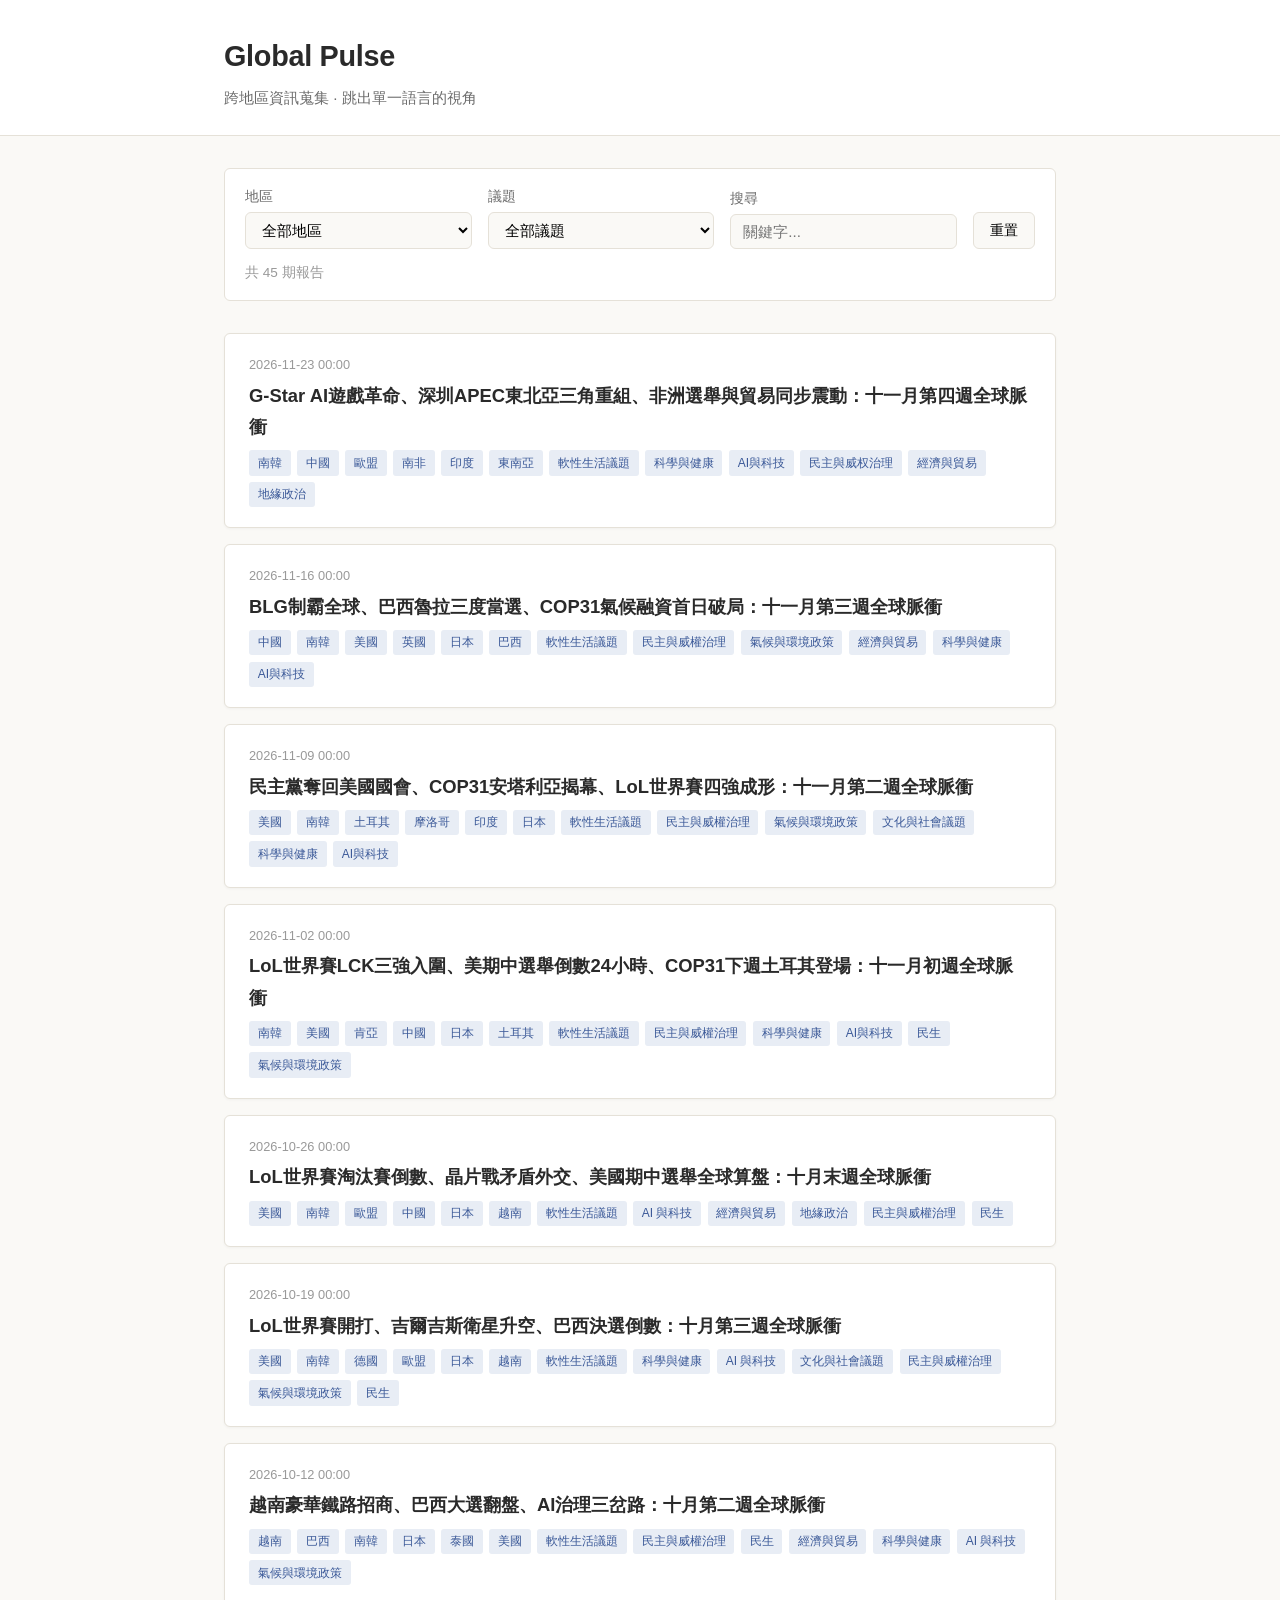
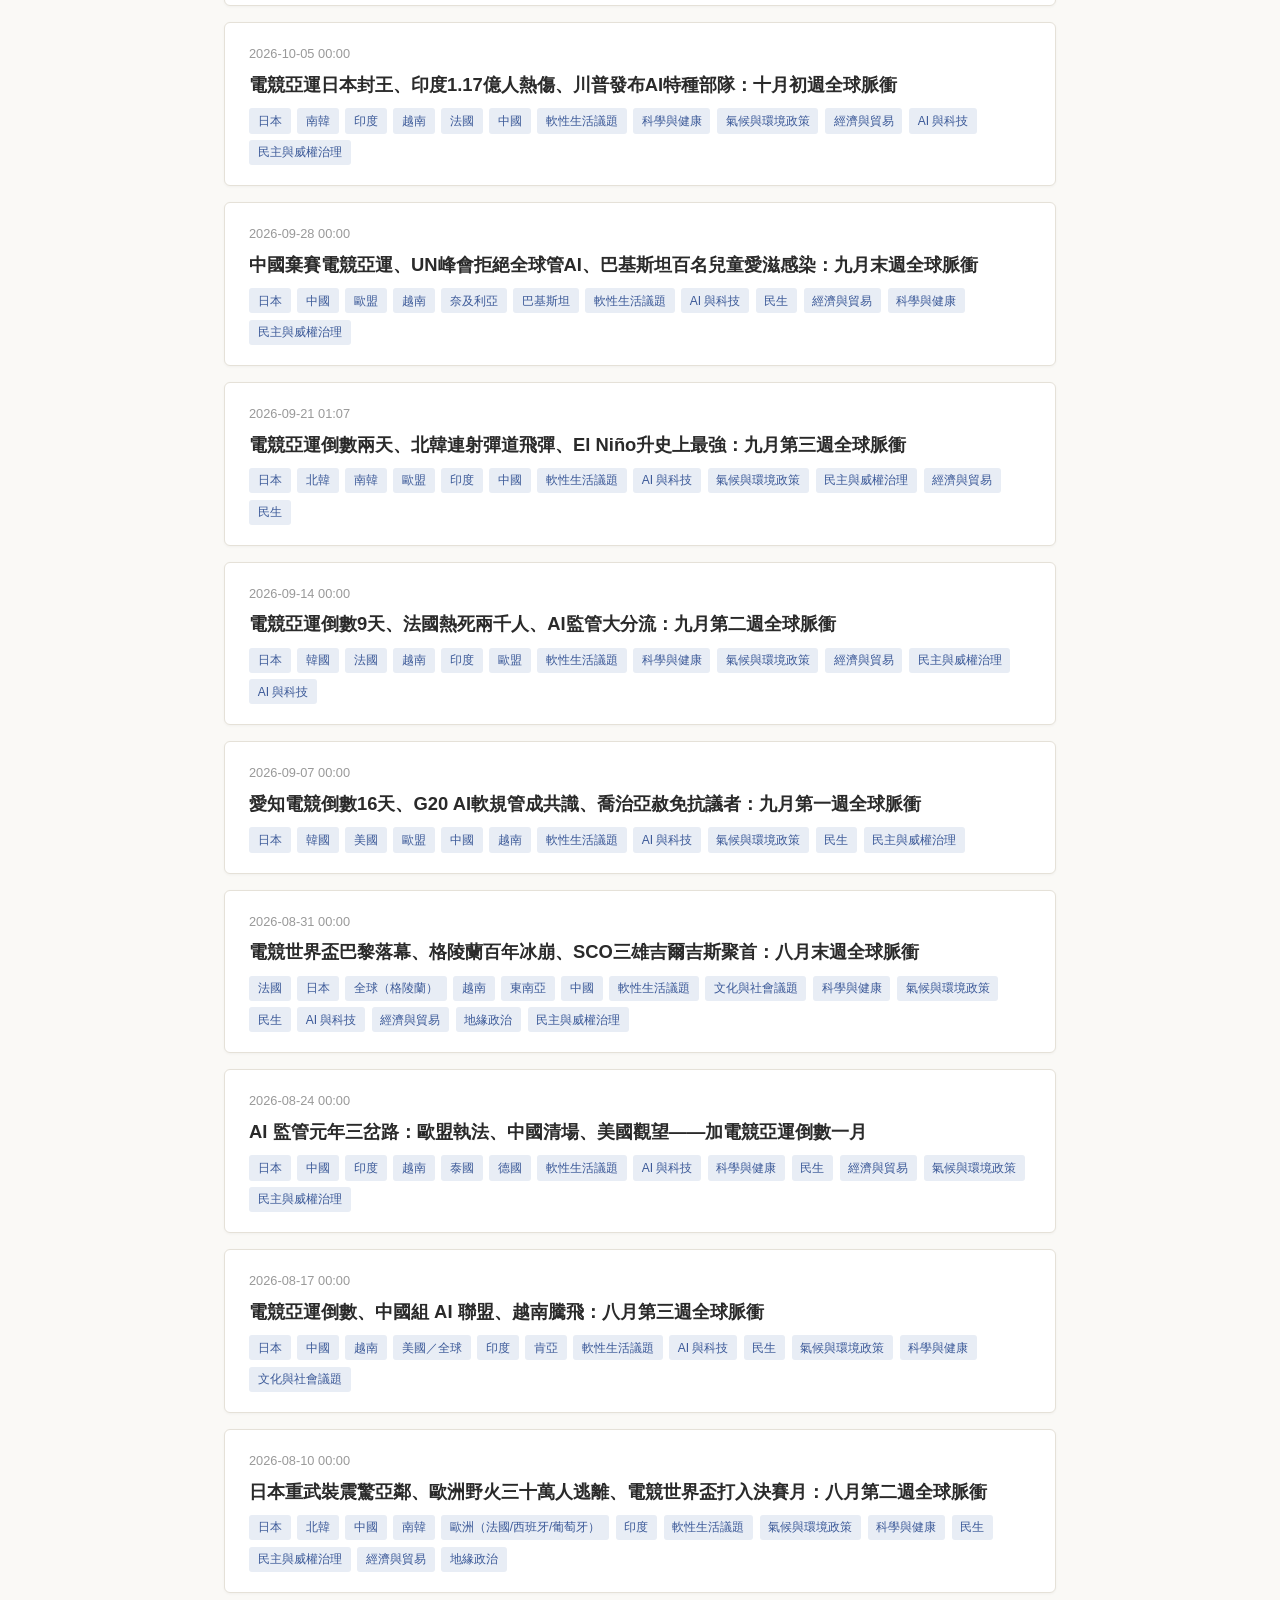
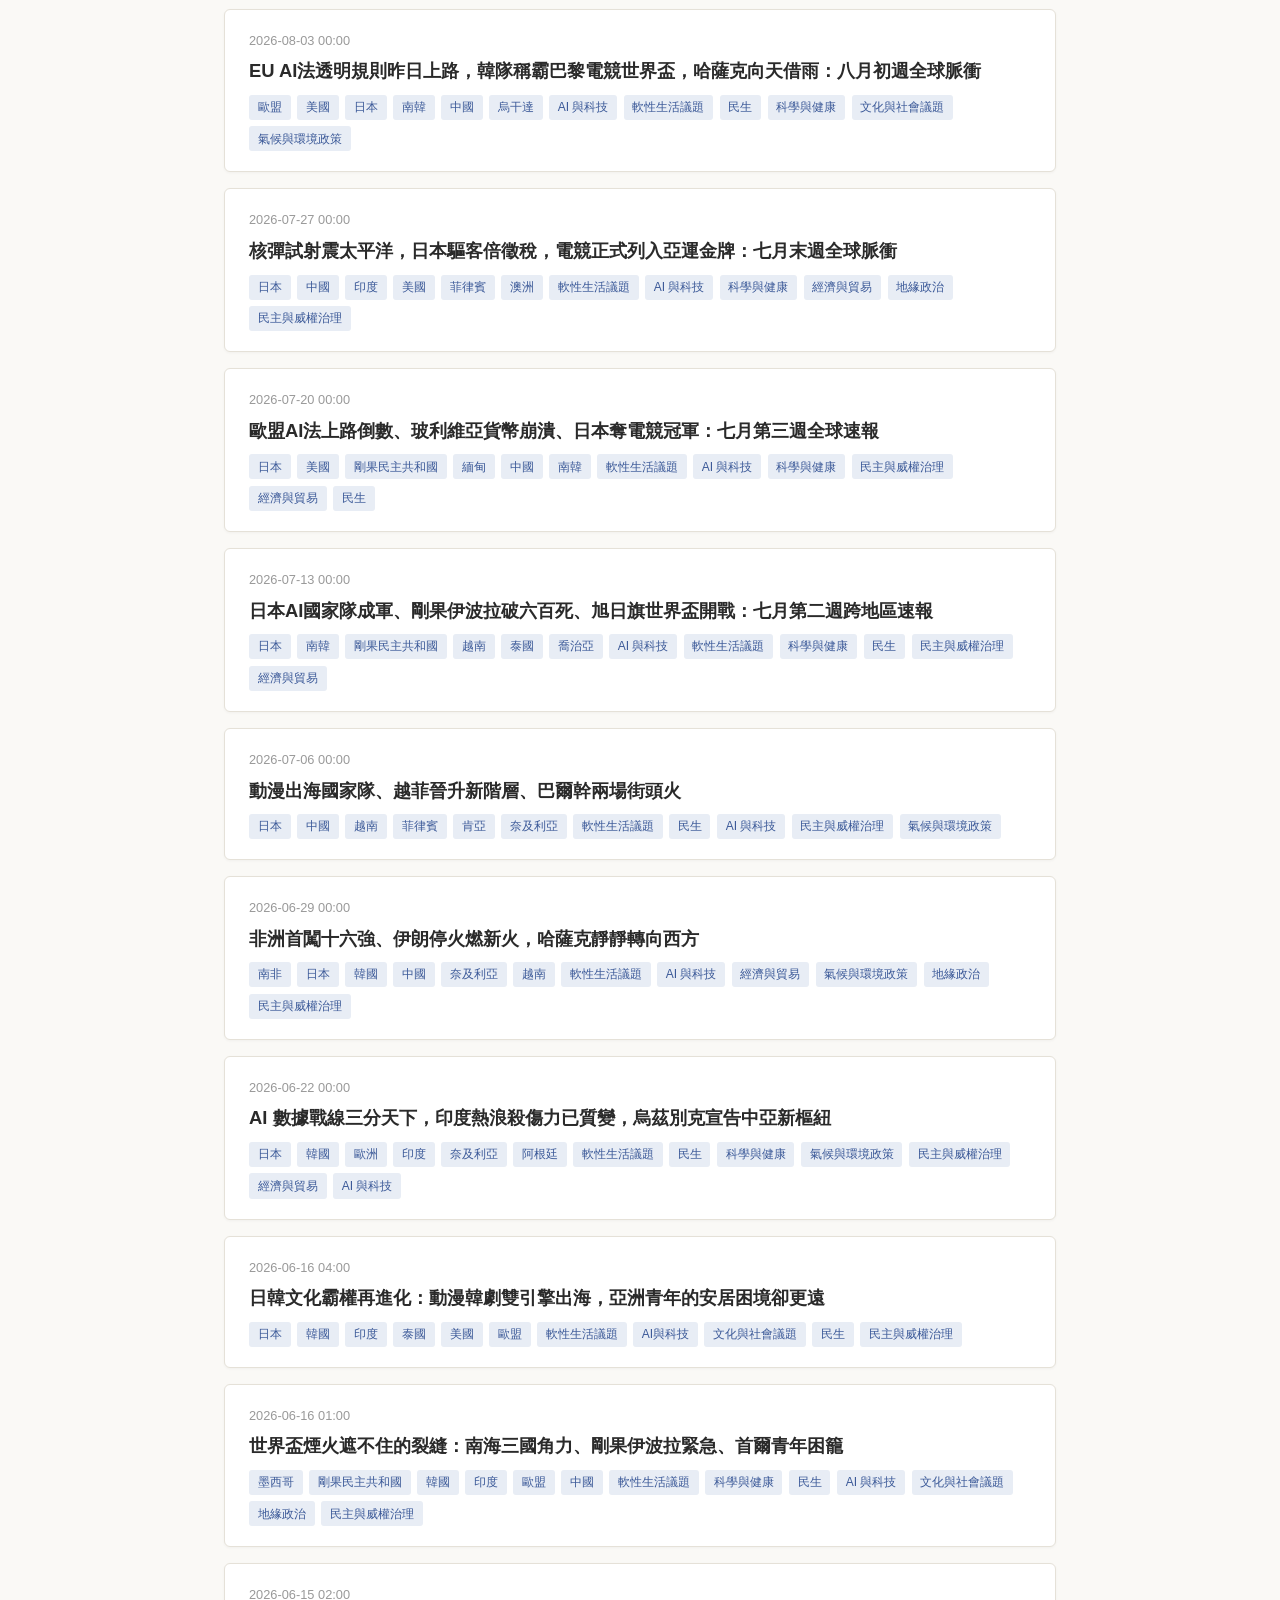
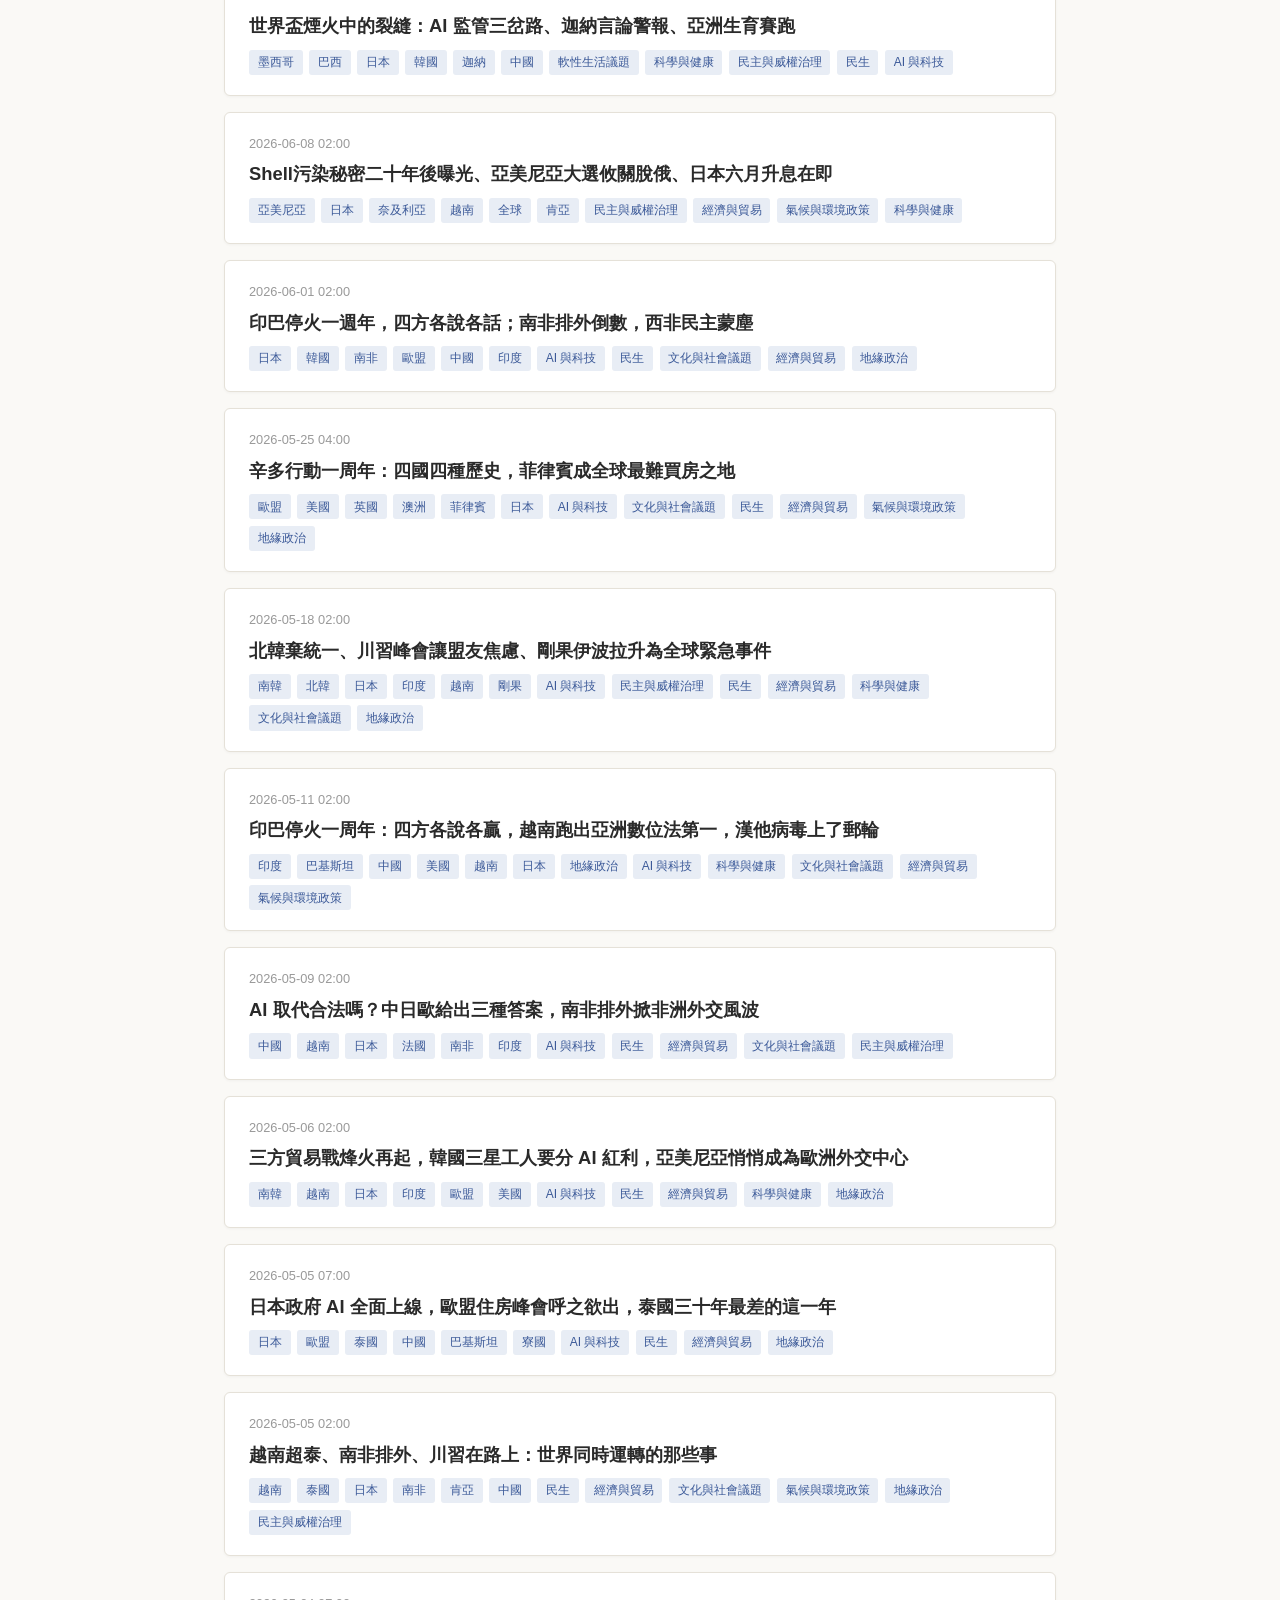
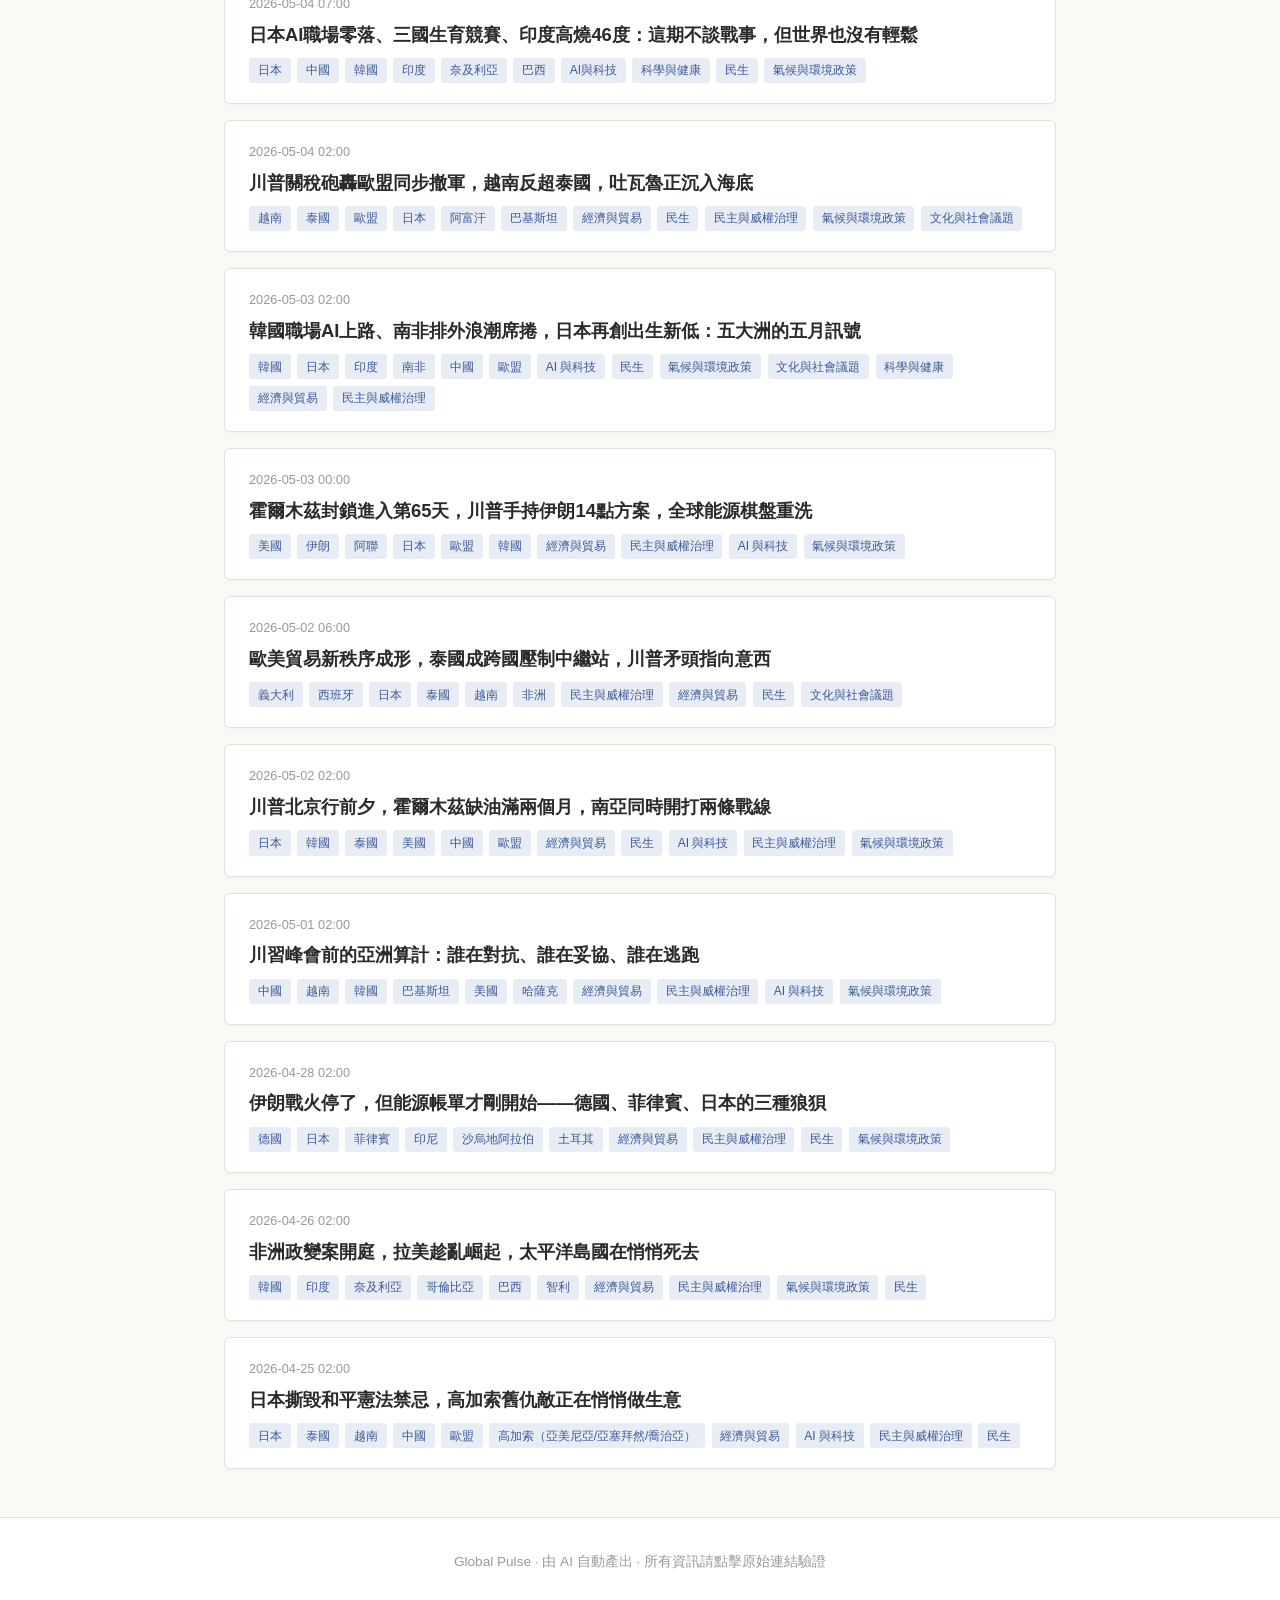
<file: website/index.html>
<!DOCTYPE html>
<html lang="zh-TW">
<head>
  <meta charset="UTF-8">
  <meta name="viewport" content="width=device-width, initial-scale=1.0">
  <title>Global Pulse — 跨地區資訊報告</title>
  <link rel="stylesheet" href="assets/style.css">
</head>
<body>
  <header class="site-header">
    <div class="container">
      <h1 class="site-title">Global Pulse</h1>
      <p class="site-tagline">跨地區資訊蒐集 · 跳出單一語言的視角</p>
    </div>
  </header>

  <main class="container">
    <section class="filters" id="filters" hidden>
      <div class="filter-row">
        <label>
          <span>地區</span>
          <select id="filter-region">
            <option value="">全部地區</option>
          </select>
        </label>
        <label>
          <span>議題</span>
          <select id="filter-topic">
            <option value="">全部議題</option>
          </select>
        </label>
        <label>
          <span>搜尋</span>
          <input type="search" id="filter-search" placeholder="關鍵字...">
        </label>
        <button id="filter-reset" type="button">重置</button>
      </div>
      <p class="filter-stats" id="filter-stats"></p>
    </section>

    <section id="reports-list" class="reports-list">
      <p class="loading">載入報告列表中…</p>
    </section>

    <section id="error-cors" class="error-block" hidden>
      <h2>無法載入報告</h2>
      <p>瀏覽器拒絕讀取本地 JSON 檔案。請用以下任一方法解決：</p>
      <ol>
        <li><strong>用 Python 啟動本地伺服器：</strong>在此資料夾執行 <code>python3 -m http.server 8000</code>，然後訪問 <a href="http://localhost:8000">http://localhost:8000</a></li>
        <li><strong>改用 Firefox 開啟</strong>（對本地檔案較寬鬆）</li>
        <li><strong>VS Code 使用者</strong>：安裝 Live Server 擴充功能後右鍵此檔開啟</li>
      </ol>
    </section>
  </main>

  <footer class="site-footer">
    <div class="container">
      <p>Global Pulse · 由 AI 自動產出 · 所有資訊請點擊原始連結驗證</p>
    </div>
  </footer>

  <script src="assets/app.js"></script>
  <script>
    GlobalPulse.renderIndex();
  </script>
</body>
</html>
</file>
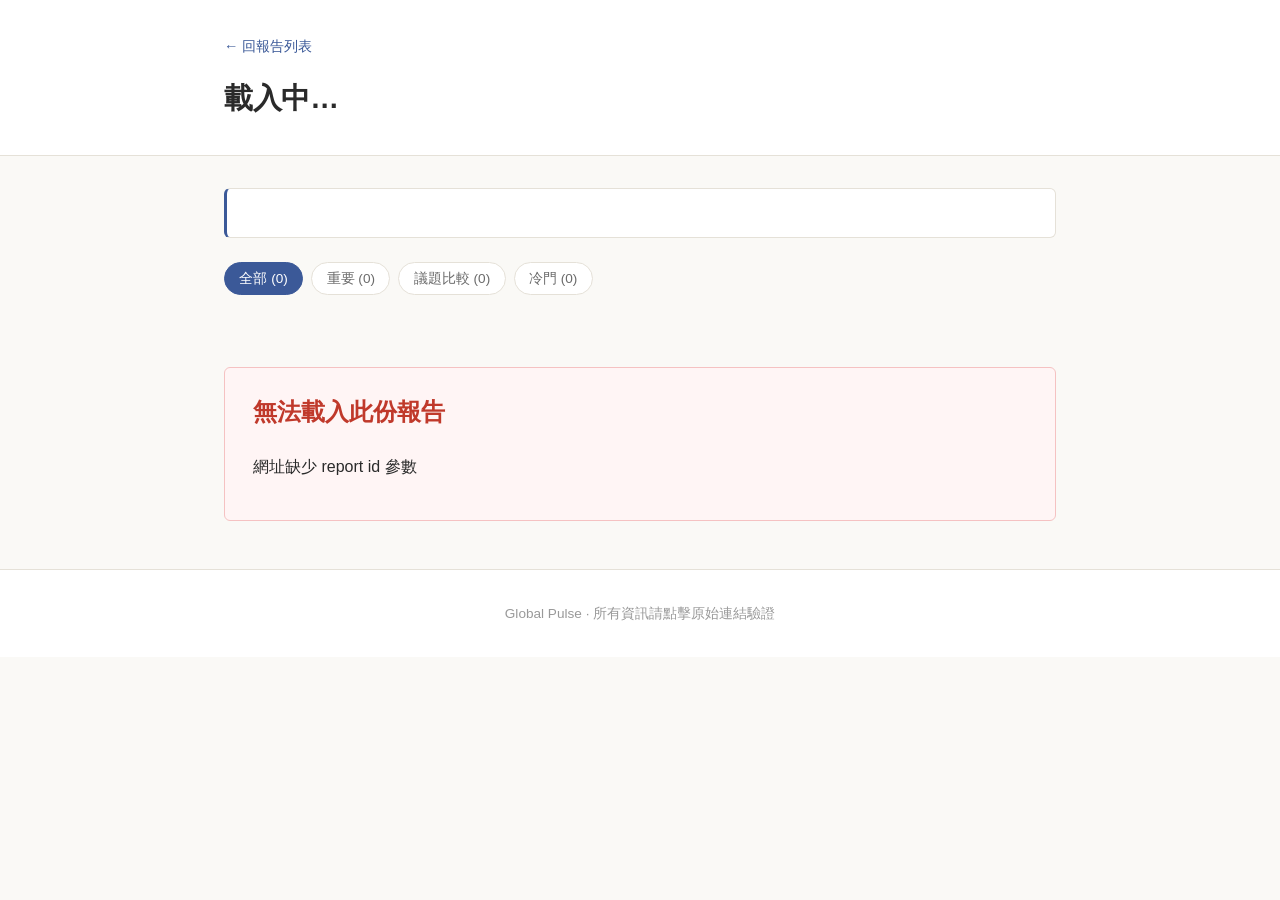
<file: website/report.html>
<!DOCTYPE html>
<html lang="zh-TW">
<head>
  <meta charset="UTF-8">
  <meta name="viewport" content="width=device-width, initial-scale=1.0">
  <title>報告 — Global Pulse</title>
  <link rel="stylesheet" href="assets/style.css">
</head>
<body>
  <header class="site-header">
    <div class="container">
      <a href="index.html" class="back-link">← 回報告列表</a>
      <h1 class="site-title" id="report-title">載入中…</h1>
      <p class="report-meta" id="report-meta"></p>
    </div>
  </header>

  <main class="container">
    <section id="editorial" class="editorial">
      <p class="loading">載入報告內容中…</p>
    </section>

    <section id="report-filters" class="report-filters" hidden>
      <button class="chip chip-active" data-filter="all">全部 (<span data-count="all">0</span>)</button>
      <button class="chip" data-filter="major">重要 (<span data-count="major">0</span>)</button>
      <button class="chip" data-filter="comparison">議題比較 (<span data-count="comparison">0</span>)</button>
      <button class="chip" data-filter="wildcard">冷門 (<span data-count="wildcard">0</span>)</button>
    </section>

    <section id="items" class="items"></section>

    <section id="error-block" class="error-block" hidden>
      <h2>無法載入此份報告</h2>
      <p id="error-message"></p>
    </section>
  </main>

  <footer class="site-footer">
    <div class="container">
      <p>Global Pulse · 所有資訊請點擊原始連結驗證</p>
    </div>
  </footer>

  <script src="assets/app.js"></script>
  <script>
    GlobalPulse.renderReport();
  </script>
</body>
</html>
</file>
<file: website/assets/style.css>
:root {
  --bg: #faf9f6;
  --bg-card: #ffffff;
  --border: #e5e1d8;
  --text: #2a2a2a;
  --text-muted: #6b6b6b;
  --text-faded: #999;
  --accent: #3b5998;
  --accent-soft: #e8edf5;
  --tier-a: #2d7a3e;
  --tier-b: #b8860b;
  --tier-c: #8e44ad;
  --major: #c0392b;
  --wildcard: #16a085;
  --shadow: 0 1px 3px rgba(0, 0, 0, 0.04);
  --radius: 6px;
}

* { box-sizing: border-box; }

body {
  margin: 0;
  font-family: -apple-system, BlinkMacSystemFont, "Segoe UI", "PingFang TC", "Microsoft JhengHei", "Hiragino Sans", sans-serif;
  background: var(--bg);
  color: var(--text);
  line-height: 1.7;
}

.container {
  max-width: 880px;
  margin: 0 auto;
  padding: 0 1.5rem;
}

/* Header */
.site-header {
  background: var(--bg-card);
  border-bottom: 1px solid var(--border);
  padding: 2rem 0 1.5rem;
}

.site-title {
  margin: 0 0 0.25rem;
  font-size: 1.8rem;
  font-weight: 600;
  letter-spacing: -0.01em;
}

.site-tagline {
  margin: 0;
  color: var(--text-muted);
  font-size: 0.95rem;
}

.back-link {
  display: inline-block;
  margin-bottom: 1rem;
  color: var(--accent);
  text-decoration: none;
  font-size: 0.9rem;
}
.back-link:hover { text-decoration: underline; }

.report-meta {
  margin: 0.5rem 0 0;
  color: var(--text-faded);
  font-size: 0.85rem;
}

/* Filters */
.filters {
  margin: 2rem 0 1rem;
  padding: 1rem 1.25rem;
  background: var(--bg-card);
  border: 1px solid var(--border);
  border-radius: var(--radius);
}

.filter-row {
  display: flex;
  flex-wrap: wrap;
  gap: 1rem;
  align-items: end;
}

.filter-row label {
  display: flex;
  flex-direction: column;
  gap: 0.25rem;
  font-size: 0.85rem;
  color: var(--text-muted);
  flex: 1;
  min-width: 140px;
}

.filter-row select,
.filter-row input {
  padding: 0.5rem 0.75rem;
  border: 1px solid var(--border);
  border-radius: var(--radius);
  background: var(--bg);
  font-size: 0.95rem;
  font-family: inherit;
}

.filter-row button {
  padding: 0.5rem 1rem;
  border: 1px solid var(--border);
  border-radius: var(--radius);
  background: var(--bg);
  cursor: pointer;
  font-family: inherit;
  font-size: 0.9rem;
}
.filter-row button:hover { background: var(--accent-soft); }

.filter-stats {
  margin: 0.75rem 0 0;
  font-size: 0.85rem;
  color: var(--text-faded);
}

/* Report list */
.reports-list {
  margin: 2rem 0;
  display: flex;
  flex-direction: column;
  gap: 1rem;
}

.report-card {
  padding: 1.25rem 1.5rem;
  background: var(--bg-card);
  border: 1px solid var(--border);
  border-radius: var(--radius);
  box-shadow: var(--shadow);
  cursor: pointer;
  transition: transform 0.1s, box-shadow 0.1s;
  text-decoration: none;
  color: inherit;
  display: block;
}
.report-card:hover {
  transform: translateY(-1px);
  box-shadow: 0 4px 12px rgba(0, 0, 0, 0.06);
}

.report-card-date {
  font-size: 0.8rem;
  color: var(--text-faded);
  margin-bottom: 0.25rem;
}

.report-card-title {
  margin: 0 0 0.5rem;
  font-size: 1.15rem;
  font-weight: 600;
}

.report-card-meta {
  display: flex;
  flex-wrap: wrap;
  gap: 0.4rem;
  margin-top: 0.5rem;
}

.tag {
  display: inline-block;
  padding: 0.15rem 0.55rem;
  background: var(--accent-soft);
  color: var(--accent);
  border-radius: 3px;
  font-size: 0.75rem;
}

/* Editorial */
.editorial {
  margin: 2rem 0 1rem;
  padding: 1.5rem 1.75rem;
  background: var(--bg-card);
  border: 1px solid var(--border);
  border-radius: var(--radius);
  border-left: 3px solid var(--accent);
}

.editorial-title {
  margin: 0 0 0.75rem;
  font-size: 1.25rem;
  font-weight: 600;
}

.editorial-summary {
  margin: 0 0 1rem;
  color: var(--text);
}

.editorial-highlights {
  margin: 1rem 0 0;
  padding: 0;
  list-style: none;
}
.editorial-highlights li {
  padding: 0.4rem 0 0.4rem 1.25rem;
  position: relative;
  font-size: 0.95rem;
}
.editorial-highlights li::before {
  content: "▸";
  position: absolute;
  left: 0;
  color: var(--accent);
}

.editorial-stats {
  margin-top: 1rem;
  padding-top: 1rem;
  border-top: 1px solid var(--border);
  font-size: 0.85rem;
  color: var(--text-muted);
}

/* Report filters */
.report-filters {
  margin: 1.5rem 0;
  display: flex;
  flex-wrap: wrap;
  gap: 0.5rem;
}

.chip {
  padding: 0.4rem 0.9rem;
  background: var(--bg-card);
  border: 1px solid var(--border);
  border-radius: 999px;
  cursor: pointer;
  font-size: 0.85rem;
  font-family: inherit;
  color: var(--text-muted);
}
.chip:hover { background: var(--accent-soft); }
.chip-active {
  background: var(--accent);
  color: white;
  border-color: var(--accent);
}
.chip-active:hover { background: var(--accent); }

/* Item-level filter bar (report page) */
.item-filter-bar {
  display: flex;
  flex-wrap: wrap;
  gap: 0.75rem;
  align-items: flex-end;
  margin: 0.75rem 0 1rem;
  padding: 0.85rem 1.1rem;
  background: var(--bg-card);
  border: 1px solid var(--border);
  border-radius: var(--radius);
}

.ifbar-label {
  display: flex;
  flex-direction: column;
  gap: 0.2rem;
  font-size: 0.82rem;
  color: var(--text-muted);
  flex: 1;
  min-width: 130px;
}

.ifbar-label select {
  padding: 0.45rem 0.7rem;
  border: 1px solid var(--border);
  border-radius: var(--radius);
  background: var(--bg);
  font-size: 0.9rem;
  font-family: inherit;
}

.item-filter-bar button {
  padding: 0.45rem 0.9rem;
  border: 1px solid var(--border);
  border-radius: var(--radius);
  background: var(--bg);
  cursor: pointer;
  font-family: inherit;
  font-size: 0.85rem;
  align-self: flex-end;
}
.item-filter-bar button:hover { background: var(--accent-soft); }

.ifbar-stats {
  font-size: 0.82rem;
  color: var(--accent);
  align-self: flex-end;
  padding-bottom: 0.1rem;
}

/* Items */
.items {
  display: flex;
  flex-direction: column;
  gap: 1rem;
  margin-bottom: 3rem;
}

.item {
  background: var(--bg-card);
  border: 1px solid var(--border);
  border-radius: var(--radius);
  overflow: hidden;
}

.item-header {
  padding: 1rem 1.25rem;
  cursor: pointer;
  user-select: none;
  display: flex;
  align-items: flex-start;
  gap: 1rem;
}
.item-header:hover { background: #fafaf7; }

.item-header-content { flex: 1; min-width: 0; }

.item-badges {
  display: flex;
  flex-wrap: wrap;
  gap: 0.4rem;
  margin-bottom: 0.4rem;
  font-size: 0.75rem;
}

.badge {
  padding: 0.1rem 0.5rem;
  border-radius: 3px;
  background: var(--accent-soft);
  color: var(--accent);
}
.badge-major { background: #fce8e6; color: var(--major); }
.badge-wildcard { background: #d1f0e8; color: var(--wildcard); }
.badge-comparison { background: #fff3d4; color: #b8860b; }
.badge-region { background: #eef0f3; color: #444; }

.item-title {
  margin: 0 0 0.3rem;
  font-size: 1.05rem;
  font-weight: 600;
  line-height: 1.4;
}

.item-one-liner {
  margin: 0;
  color: var(--text-muted);
  font-size: 0.92rem;
}

.item-toggle {
  flex-shrink: 0;
  color: var(--text-faded);
  font-size: 0.9rem;
  margin-top: 0.2rem;
  transition: transform 0.15s;
}
.item.expanded .item-toggle { transform: rotate(90deg); }

.item-body {
  padding: 0 1.25rem 1.25rem;
  border-top: 1px solid var(--border);
  margin-top: 0;
  display: none;
}
.item.expanded .item-body { display: block; }

.item-summary {
  margin: 1rem 0;
  line-height: 1.75;
}

.item-why-read {
  margin: 1rem 0;
  padding: 0.75rem 1rem;
  background: var(--accent-soft);
  border-radius: var(--radius);
  font-size: 0.92rem;
  color: var(--text);
}
.item-why-read::before {
  content: "為什麼值得看 · ";
  font-weight: 600;
  color: var(--accent);
}

.item-source {
  margin: 1rem 0 0;
  padding-top: 1rem;
  border-top: 1px solid var(--border);
  font-size: 0.85rem;
  color: var(--text-muted);
  display: flex;
  flex-wrap: wrap;
  gap: 0.5rem 1rem;
  align-items: center;
}

.tier-badge {
  display: inline-block;
  padding: 0.1rem 0.4rem;
  border-radius: 3px;
  font-size: 0.7rem;
  font-weight: 600;
  color: white;
}
.tier-A { background: var(--tier-a); }
.tier-B { background: var(--tier-b); }
.tier-C { background: var(--tier-c); }

.source-link {
  color: var(--accent);
  text-decoration: none;
  word-break: break-all;
}
.source-link:hover { text-decoration: underline; }

.item-original-title {
  font-size: 0.85rem;
  color: var(--text-faded);
  font-style: italic;
  margin-top: 0.3rem;
}

/* Comparison */
.comparison-table-wrap {
  overflow-x: auto;
  margin: 1rem 0;
}

.comparison-table {
  width: 100%;
  border-collapse: collapse;
  font-size: 0.9rem;
  min-width: 600px;
}

.comparison-table th,
.comparison-table td {
  padding: 0.75rem 0.9rem;
  text-align: left;
  border: 1px solid var(--border);
  vertical-align: top;
}

.comparison-table thead th {
  background: var(--accent-soft);
  font-weight: 600;
  white-space: nowrap;
}

.comparison-table tbody th {
  background: #fafaf7;
  font-weight: 600;
  white-space: nowrap;
}

.comparison-narrative {
  margin: 1rem 0;
  padding: 0;
  line-height: 1.75;
}

.comparison-sources {
  margin: 1rem 0 0;
  padding-top: 1rem;
  border-top: 1px solid var(--border);
}
.comparison-sources h4 {
  margin: 0 0 0.5rem;
  font-size: 0.85rem;
  color: var(--text-muted);
  font-weight: 600;
}
.comparison-sources ul {
  margin: 0;
  padding: 0;
  list-style: none;
  font-size: 0.85rem;
  color: var(--text-muted);
}
.comparison-sources li {
  padding: 0.3rem 0;
  display: flex;
  flex-wrap: wrap;
  gap: 0.5rem;
  align-items: center;
}

/* Footer */
.site-footer {
  margin-top: 3rem;
  padding: 2rem 0;
  border-top: 1px solid var(--border);
  background: var(--bg-card);
}
.site-footer p {
  margin: 0;
  color: var(--text-faded);
  font-size: 0.85rem;
  text-align: center;
}

/* Loading & errors */
.loading {
  text-align: center;
  color: var(--text-faded);
  padding: 2rem 0;
}

.error-block {
  margin: 2rem 0;
  padding: 1.5rem 1.75rem;
  background: #fff5f5;
  border: 1px solid #f5c2c2;
  border-radius: var(--radius);
}
.error-block h2 {
  margin-top: 0;
  color: var(--major);
}
.error-block code {
  background: #fafaf7;
  padding: 0.15rem 0.4rem;
  border-radius: 3px;
  font-size: 0.9em;
}

/* Mobile tweaks */
@media (max-width: 600px) {
  .site-title { font-size: 1.4rem; }
  .filter-row { flex-direction: column; }
  .filter-row label { min-width: auto; width: 100%; }
  .item-header { padding: 0.85rem 1rem; }
  .item-body { padding: 0 1rem 1rem; }
  .container { padding: 0 1rem; }
}

.empty-state {
  text-align: center;
  padding: 3rem 1rem;
  color: var(--text-faded);
}
.empty-state strong {
  display: block;
  margin-bottom: 0.5rem;
  color: var(--text);
}
</file>
